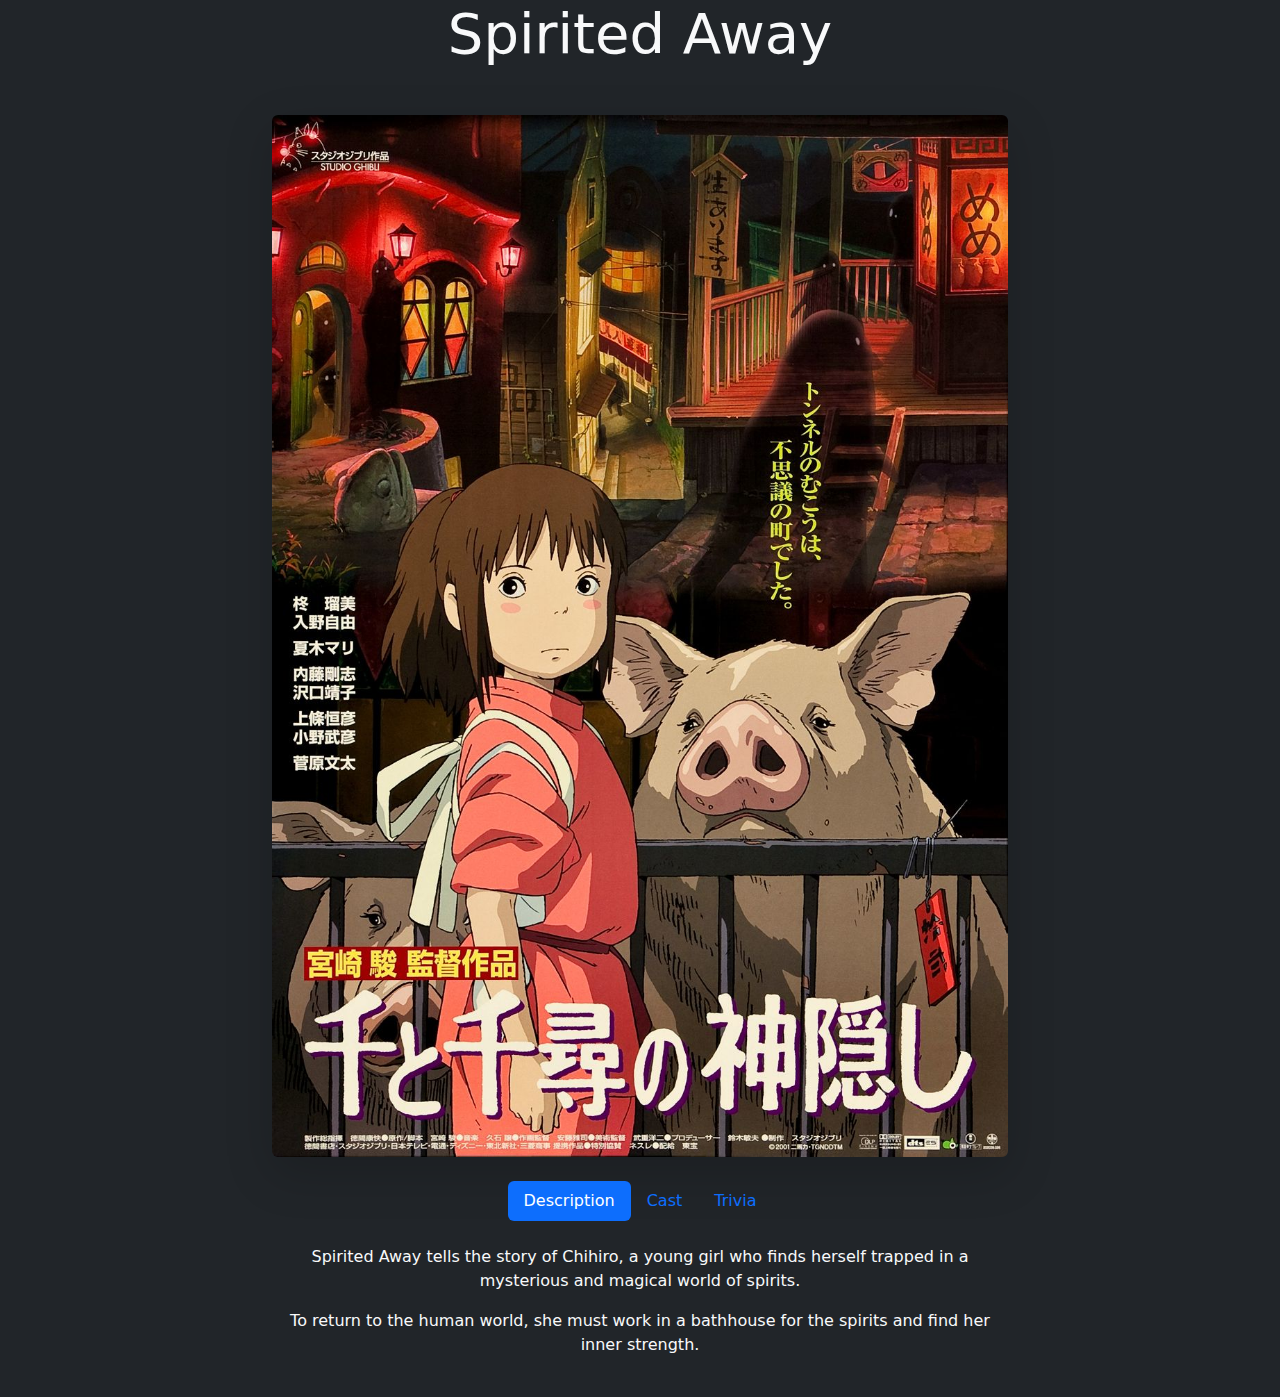
<file: EX6/index.html>
<!DOCTYPE html>
<html lang="en">
<head>
    <meta charset="UTF-8">
    <meta name="viewport" content="width=device-width, initial-scale=1.0">
    <title>Spirited Away</title>
    <link href="https://cdn.jsdelivr.net/npm/bootstrap@5.3.3/dist/css/bootstrap.min.css" rel="stylesheet">
</head>
<body class="bg-dark text-light">

        <!-- 标题 -->
        <div class="row mb-3">
            <div class="col text-center">
                <h1 class="display-4">Spirited Away</h1>
            </div>
        </div>


        <div class="container py-4">
          <!-- 海报图片 -->
          <div class="row justify-content-center mb-4">
              <div class="col-md-8 text-center">
                  <img src="png.jpg" 
                       alt="Spirited Away Poster" 
                       class="img-fluid rounded shadow-lg">
              </div>
          </div>
  
        <!-- 可切换内容的标签按钮 -->
        <div class="row justify-content-center mb-4">
            <div class="col-md-6">
                <ul class="nav nav-pills justify-content-center" id="myTab" role="tablist">
                    <li class="nav-item" role="presentation">
                        <button class="nav-link active" 
                                id="description-tab" 
                                data-bs-toggle="pill" 
                                data-bs-target="#description" 
                                type="button" 
                                role="tab">Description</button>
                    </li>
                    <li class="nav-item" role="presentation">
                        <button class="nav-link" 
                                id="cast-tab" 
                                data-bs-toggle="pill" 
                                data-bs-target="#cast" 
                                type="button" 
                                role="tab">Cast</button>
                    </li>
                    <li class="nav-item" role="presentation">
                        <button class="nav-link" 
                                id="trivia-tab" 
                                data-bs-toggle="pill" 
                                data-bs-target="#trivia" 
                                type="button" 
                                role="tab">Trivia</button>
                    </li>
                </ul>
            </div>
        </div>

        <!-- 动态内容区域 -->
        <div class="row justify-content-center">
            <div class="col-md-8">
                <div class="tab-content" id="myTabContent">
                    <div class="tab-pane fade show active" 
                         id="description" 
                         role="tabpanel">
                        <div class="text-center">
                          <p>Spirited Away tells the story of Chihiro, a young girl who finds herself trapped in a mysterious and magical world of spirits. </p>
                          <p>To return to the human world, she must work in a bathhouse for the spirits and find her inner strength.</p>
                      </div>
                    </div>
                    <div class="tab-pane fade" 
                         id="cast" 
                         role="tabpanel">
                        <ul class="list-unstyled text-center">
                            <li>千尋 - 柊瑠美</li>
                            <li>ハク - 入野自由</li>
                            <li>湯婆婆 - 夏木マリ</li>
                            <li>釜爺 - 菅原文太</li>
                        </ul>
                    </div>
                    <div class="tab-pane fade" 
                         id="trivia" 
                         role="tabpanel">
                        <div class="text-center">
                            <p>It is the only non-English language film to win the Academy Award for Best Animated Feature.</p>
                            <p>The movie was made without a script; Hayao Miyazaki wrote the story as he drew the storyboard!</p>
                            <p>Spirited Away overtook Titanic's box office record in Japan when released.</p>
                        </div>
                    </div>
                </div>
            </div>
        </div>
    </div>

    <!-- Bootstrap JS -->
    <script src="https://cdn.jsdelivr.net/npm/bootstrap@5.3.3/dist/js/bootstrap.bundle.min.js"></script>
</body>
</html>
</file>
